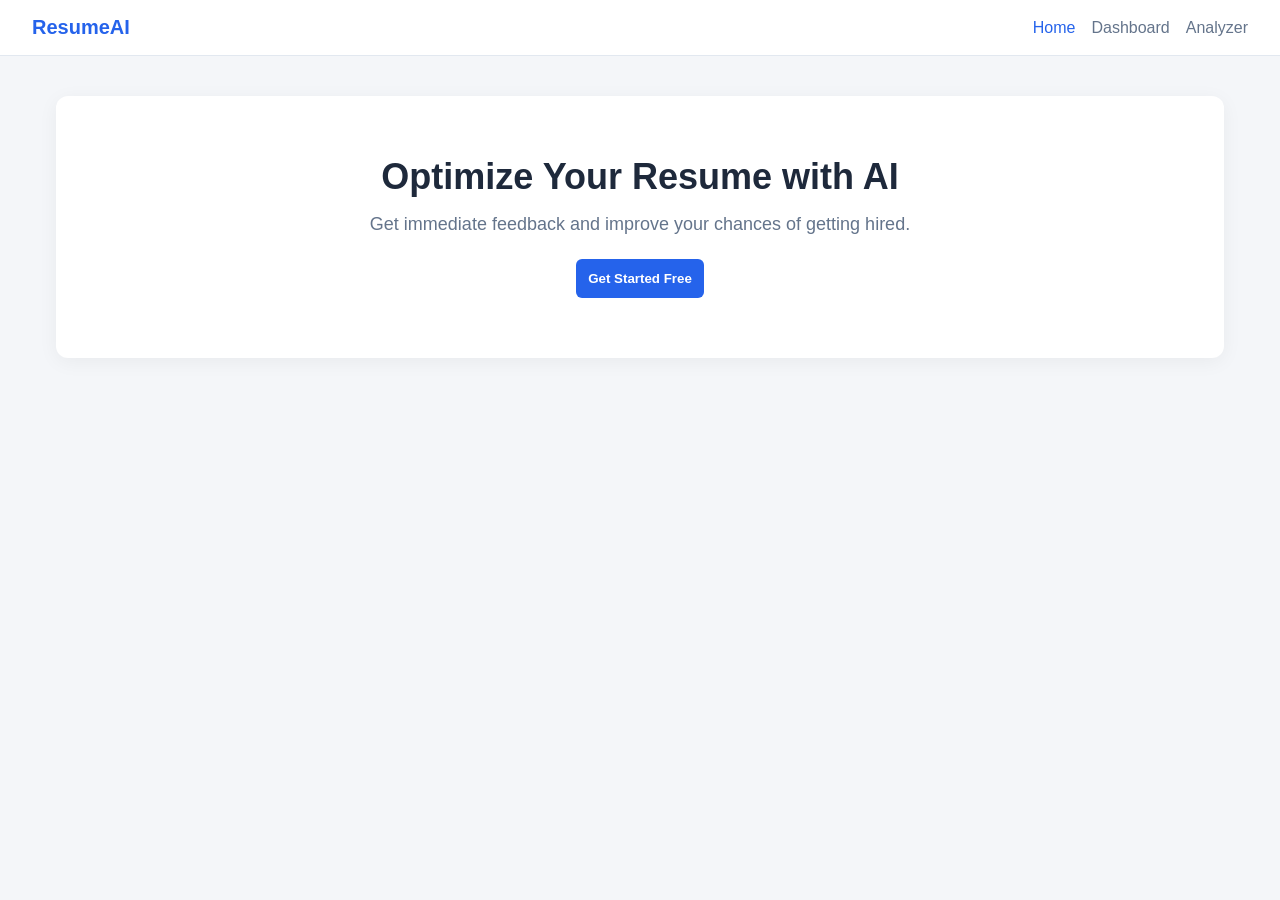
<file: index.html>
<!DOCTYPE html>
<html lang="en">
<head>
    <meta charset="UTF-8">
    <meta name="viewport" content="width=device-width, initial-scale=1.0">
    <title>Resume Analyzer & Dashboard</title>
    <style>
        * {
            box-sizing: border-box;
            margin: 0;
            padding: 0;
        }

        body {
            font-family: -apple-system, BlinkMacSystemFont, "Segoe UI", Roboto, sans-serif;
            background-color: #f4f6f9;
            color: #1e293b;
            min-height: 100vh;
        }

        /* Navigation Bar */
        .navbar {
            background: #ffffff;
            border-bottom: 1px solid #e2e8f0;
            padding: 16px 32px;
            display: flex;
            justify-content: space-between;
            align-items: center;
        }

        .navbar .logo {
            font-size: 20px;
            font-weight: 700;
            color: #2563eb;
            cursor: pointer;
        }

        .nav-links {
            display: flex;
            gap: 16px;
        }

        .nav-link {
            color: #64748b;
            text-decoration: none;
            font-weight: 500;
            cursor: pointer;
        }

        .nav-link:hover, .nav-link.active {
            color: #2563eb;
        }

        /* Main Container */
        .container {
            max-width: 1200px;
            margin: 40px auto;
            padding: 0 16px;
        }

        /* Views management */
        .view {
            display: none;
        }

        .view.active-view {
            display: block;
        }

        /* Landing Page Styling */
        .hero {
            text-align: center;
            padding: 60px 20px;
            background: white;
            border-radius: 12px;
            box-shadow: 0 4px 20px rgba(0, 0, 0, 0.05);
        }

        .hero h1 {
            font-size: 36px;
            margin-bottom: 16px;
        }

        .hero p {
            color: #64748b;
            font-size: 18px;
            margin-bottom: 24px;
        }

        /* Dashboard View Styling */
        .dashboard-grid {
            display: grid;
            grid-template-columns: repeat(auto-fit, minmax(280px, 1fr));
            gap: 20px;
            margin-top: 24px;
        }

        .dashboard-card {
            background: white;
            padding: 24px;
            border-radius: 12px;
            box-shadow: 0 2px 10px rgba(0,0,0,0.05);
        }

        /* Resume Upload Card Styling */
        .upload-wrapper {
            display: flex;
            justify-content: center;
            align-items: center;
            padding: 20px 0;
        }

        .upload-card {
            background: #ffffff;
            border-radius: 12px;
            padding: 32px;
            width: 100%;
            max-width: 480px;
            box-shadow: 0 4px 20px rgba(0, 0, 0, 0.08);
            text-align: center;
        }

        .drop-zone {
            border: 2px dashed #cbd5e1;
            border-radius: 8px;
            padding: 32px 16px;
            background: #fafafa;
            cursor: pointer;
            transition: all 0.2s ease;
        }

        .drop-zone:hover, .drop-zone.dragover {
            border-color: #2563eb;
            background: #eff6ff;
        }

        .file-icon {
            font-size: 32px;
            margin-bottom: 8px;
        }

        .file-name {
            margin-top: 12px;
            color: #2563eb;
            font-weight: 600;
            font-size: 14px;
        }

        .btn {
            width: 100%;
            padding: 12px;
            border-radius: 6px;
            border: none;
            font-weight: 600;
            cursor: pointer;
            margin-top: 12px;
            display: flex;
            align-items: center;
            justify-content: center;
            gap: 8px;
            transition: background 0.2s;
        }

        .btn-primary {
            background-color: #2563eb;
            color: #ffffff;
        }

        .btn-primary:hover {
            background-color: #1d4ed8;
        }

        .btn-secondary {
            background-color: #ffffff;
            color: #1e293b;
            border: 1px solid #cbd5e1;
        }

        .btn-secondary:hover {
            background-color: #f8fafc;
        }

        .error-message {
            color: #dc2626;
            background-color: #fef2f2;
            border: 1px solid #fecaca;
            border-radius: 6px;
            padding: 10px;
            margin-top: 16px;
            font-size: 13px;
            display: none;
            text-align: left;
            word-break: break-word;
        }

        .back-link {
            display: inline-block;
            margin-top: 20px;
            color: #64748b;
            text-decoration: none;
            font-size: 14px;
            cursor: pointer;
        }

        .back-link:hover {
            color: #1e293b;
        }
    </style>
</head>
<body>

    <!-- Navigation Header -->
    <nav class="navbar">
        <div class="logo" onclick="switchView('landing-view')">ResumeAI</div>
        <div class="nav-links">
            <span class="nav-link active" onclick="switchView('landing-view')">Home</span>
            <span class="nav-link" onclick="switchView('dashboard-view')">Dashboard</span>
            <span class="nav-link" onclick="switchView('analyzer-view')">Analyzer</span>
        </div>
    </nav>

    <div class="container">
        
        <!-- 1. LANDING PAGE VIEW -->
        <section id="landing-view" class="view active-view">
            <div class="hero">
                <h1>Optimize Your Resume with AI</h1>
                <p>Get immediate feedback and improve your chances of getting hired.</p>
                <button class="btn btn-primary" style="width: auto; margin: 0 auto;" onclick="switchView('analyzer-view')">
                    Get Started Free
                </button>
            </div>
        </section>

        <!-- 2. DASHBOARD VIEW -->
        <section id="dashboard-view" class="view">
            <h2>User Dashboard</h2>
            <div class="dashboard-grid">
                <div class="dashboard-card">
                    <h3>Uploaded Resumes</h3>
                    <p style="font-size: 28px; font-weight: bold; margin-top: 8px;" id="resume-count">0</p>
                </div>
                <div class="dashboard-card">
                    <h3>Quick Actions</h3>
                    <button class="btn btn-primary" onclick="switchView('analyzer-view')">Analyze New Resume</button>
                </div>
            </div>
        </section>

        <!-- 3. RESUME ANALYZER VIEW -->
        <section id="analyzer-view" class="view">
            <div class="upload-wrapper">
                <div class="upload-card">
                    <div class="drop-zone" id="drop-zone" onclick="document.getElementById('file-input').click()">
                        <div class="file-icon">📄</div>
                        <h3>Upload your resume</h3>
                        <p style="color: #64748b; font-size: 13px;">Drag and drop or browse from your device</p>
                        <input type="file" id="file-input" accept=".pdf,.docx,.txt" style="display: none;">
                        <button type="button" class="btn btn-secondary" style="width: auto; margin: 12px auto 0;">Browse Files</button>
                        <div class="file-name" id="selected-file-name"></div>
                        <p style="color: #94a3b8; font-size: 12px; margin-top: 8px;">Supported formats: PDF, DOCX (Max 10MB)</p>
                    </div>

                    <button type="button" class="btn btn-primary" id="analyze-btn">
                        ⚡ Analyze My Resume
                    </button>
                    
                    <button type="button" class="btn btn-secondary" id="preview-btn">
                        👁 Preview Uploaded File
                    </button>

                    <div class="error-message" id="error-box"></div>

                    <a class="back-link" onclick="switchView('dashboard-view')">← Back to Dashboard</a>
                </div>
            </div>
        </section>

    </div>

    <script>
        // --- View Router ---
        function switchView(viewId) {
            document.querySelectorAll('.view').forEach(view => {
                view.classList.remove('active-view');
            });
            const activeView = document.getElementById(viewId);
            if (activeView) {
                activeView.classList.add('active-view');
            }
        }

        // --- Resume Upload Logic ---
        let selectedFile = null;

        const fileInput = document.getElementById('file-input');
        const fileNameDisplay = document.getElementById('selected-file-name');
        const errorBox = document.getElementById('error-box');
        const analyzeBtn = document.getElementById('analyze-btn');
        const previewBtn = document.getElementById('preview-btn');
        const dropZone = document.getElementById('drop-zone');

        // Drag and Drop Handling
        dropZone.addEventListener('dragover', (e) => {
            e.preventDefault();
            dropZone.classList.add('dragover');
        });

        dropZone.addEventListener('dragleave', () => {
            dropZone.classList.remove('dragover');
        });

        dropZone.addEventListener('drop', (e) => {
            e.preventDefault();
            dropZone.classList.remove('dragover');
            if (e.dataTransfer.files.length > 0) {
                handleFileSelect(e.dataTransfer.files[0]);
            }
        });

        fileInput.addEventListener('change', (e) => {
            if (e.target.files.length > 0) {
                handleFileSelect(e.target.files[0]);
            }
        });

        function handleFileSelect(file) {
            selectedFile = file;
            fileNameDisplay.textContent = selectedFile.name;
            hideError();
        }

        // Preview Function
        previewBtn.addEventListener('click', () => {
            if (!selectedFile) {
                showError("No file selected to preview.");
                return;
            }
            const fileURL = URL.createObjectURL(selectedFile);
            window.open(fileURL, '_blank');
        });

        // Analyze Request Handler
        analyzeBtn.addEventListener('click', async () => {
            if (!selectedFile) {
                showError("Please select or upload a resume file first.");
                return;
            }

            const formData = new FormData();
            formData.append("resume", selectedFile);

            hideError();
            analyzeBtn.disabled = true;
            analyzeBtn.textContent = "Analyzing...";

            try {
                // Send request to backend
                const response = await fetch('/api/analyze', { 
                    method: 'POST',
                    body: formData
                });

                const contentType = response.headers.get("content-type");
                
                // Safe handling of server error pages (405, 404, etc.)
                if (!response.ok) {
                    if (contentType && contentType.includes("text/html")) {
                        throw new Error(`Server error (${response.status}): The upload endpoint is currently unavailable or misconfigured on the backend server.`);
                    } else {
                        const errData = await response.json().catch(() => ({}));
                        throw new Error(errData.message || `Server error (${response.status})`);
                    }
                }

                const data = await response.json();
                alert("Analysis Complete!");
                
                // Update dashboard counter
                const countElem = document.getElementById('resume-count');
                countElem.textContent = parseInt(countElem.textContent) + 1;

            } catch (err) {
                showError(err.message);
            } finally {
                analyzeBtn.disabled = false;
                analyzeBtn.textContent = "⚡ Analyze My Resume";
            }
        });

        function showError(msg) {
            errorBox.textContent = `❌ ${msg}`;
            errorBox.style.display = 'block';
        }

        function hideError() {
            errorBox.style.display = 'none';
        }
    </script>
</body>
</html>
</file>
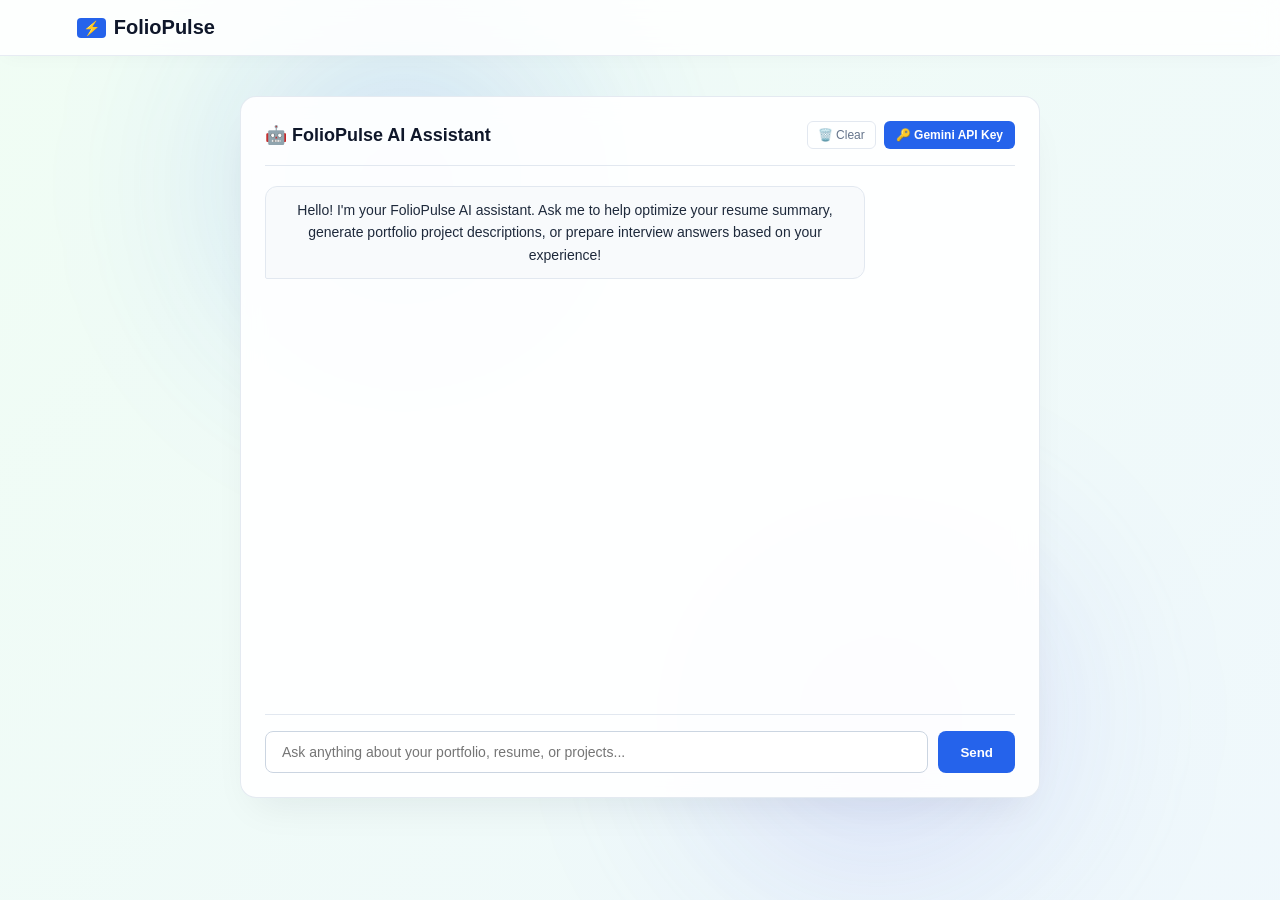
<file: chat.html>
<!DOCTYPE html>
<html lang="en">
<head>
    <meta charset="UTF-8">
    <meta name="viewport" content="width=device-width, initial-scale=1.0">
    <title>AI Chat Assistant - FolioPulse</title>
    <link rel="stylesheet" href="style.css">
    <style>
        .chat-wrapper {
            background: rgba(255, 255, 255, 0.92);
            border: 1px solid rgba(226, 232, 240, 0.9);
            border-radius: 16px;
            padding: 24px;
            max-width: 800px;
            height: 78vh;
            margin: 0 auto;
            display: flex;
            flex-direction: column;
            backdrop-filter: blur(12px);
            box-shadow: 0 20px 40px -15px rgba(15, 23, 42, 0.08);
        }

        .chat-header {
            display: flex;
            align-items: center;
            justify-content: space-between;
            padding-bottom: 16px;
            border-bottom: 1px solid #e2e8f0;
        }

        .chat-header h2 {
            font-size: 18px;
            color: #0f172a;
            display: flex;
            align-items: center;
            gap: 8px;
            margin: 0;
        }

        .chat-header-actions {
            display: flex;
            gap: 8px;
            align-items: center;
        }

        .api-key-btn {
            font-size: 12px;
            padding: 7px 12px;
            background: #2563eb;
            color: white;
            border: none;
            border-radius: 6px;
            cursor: pointer;
            font-weight: 600;
            transition: all 0.2s ease;
        }

        .api-key-btn:hover {
            background: #1d4ed8;
        }

        .clear-chat-btn {
            font-size: 12px;
            padding: 6px 10px;
            background: transparent;
            border: 1px solid #e2e8f0;
            border-radius: 6px;
            cursor: pointer;
            color: #64748b;
            transition: all 0.2s ease;
        }

        .clear-chat-btn:hover {
            background: #fee2e2;
            color: #dc2626;
            border-color: #fca5a5;
        }

        .chat-messages {
            flex: 1;
            overflow-y: auto;
            padding: 20px 0;
            display: flex;
            flex-direction: column;
            gap: 14px;
        }

        .message {
            max-width: 80%;
            padding: 12px 16px;
            border-radius: 12px;
            font-size: 14px;
            line-height: 1.6;
            word-wrap: break-word;
        }

        .message.user {
            align-self: flex-end;
            background-color: #2563eb;
            color: #ffffff;
            border-bottom-right-radius: 2px;
            white-space: pre-wrap;
        }

        .message.assistant {
            align-self: flex-start;
            background-color: #f8fafc;
            color: #1e293b;
            border-bottom-left-radius: 2px;
            border: 1px solid #e2e8f0;
        }

        .message.assistant p {
            margin: 0 0 8px 0;
        }

        .message.assistant p:last-child {
            margin-bottom: 0;
        }

        .message.assistant ul, .message.assistant ol {
            margin: 4px 0 8px 20px;
            padding: 0;
        }

        .message.assistant li {
            margin-bottom: 4px;
        }

        .message.assistant strong {
            color: #0f172a;
        }

        .message.assistant code {
            background: #e2e8f0;
            padding: 2px 6px;
            border-radius: 4px;
            font-family: monospace;
            font-size: 13px;
        }

        .message.assistant pre {
            background: #1e293b;
            color: #f8fafc;
            padding: 10px;
            border-radius: 6px;
            overflow-x: auto;
            margin: 8px 0;
        }

        .message.assistant pre code {
            background: transparent;
            color: inherit;
            padding: 0;
        }

        .message.error {
            background-color: #fef2f2;
            color: #b91c1c;
            border-color: #fecaca;
        }

        .message.loading {
            font-style: italic;
            color: #64748b;
        }

        .chat-input-area {
            display: flex;
            gap: 10px;
            padding-top: 16px;
            border-top: 1px solid #e2e8f0;
        }

        .chat-input-area input {
            flex: 1;
            padding: 12px 16px;
            border: 1px solid #cbd5e1;
            border-radius: 8px;
            font-size: 14px;
            outline: none;
            transition: border-color 0.2s;
        }

        .chat-input-area input:focus {
            border-color: #2563eb;
        }

        .chat-input-area button {
            padding: 12px 22px;
            background: #2563eb;
            color: white;
            border: none;
            border-radius: 8px;
            font-weight: 600;
            cursor: pointer;
            transition: background-color 0.2s;
        }

        .chat-input-area button:hover:not(:disabled) {
            background: #1d4ed8;
        }

        .chat-input-area button:disabled {
            background: #94a3b8;
            cursor: not-allowed;
        }
    </style>
</head>
<body>

    <div class="overlay"></div>

    <!-- NAVBAR -->
    <header class="navbar">
        <a href="index.html" class="logo">
            <span class="logo-badge">⚡</span> FolioPulse
        </a>

        <div class="nav-right">
            <div class="dropdown" id="user-dropdown">
                <button class="dropdown-btn" type="button" onclick="toggleDropdown(event)">
                    <div class="avatar" id="nav-user-avatar">👤</div>
                    <span id="nav-user-name">Menu</span>
                    <span class="chevron">▼</span>
                </button>
                <div class="dropdown-menu">
                    <a href="profile.html" class="dropdown-item">👤 Profile Settings</a>
                    <a href="portfolio.html" class="dropdown-item">📁 My Portfolios</a>
                    <a href="chat.html" class="dropdown-item">🤖 AI Chat Box</a>
                    <div class="dropdown-divider"></div>
                    <a href="index.html" class="dropdown-item logout-link" onclick="handleLogout(event)">🚪 Sign Out</a>
                </div>
            </div>
        </div>
    </header>

    <!-- MAIN CHAT CONTAINER -->
    <main class="container">
        <div class="chat-wrapper">
            <div class="chat-header">
                <h2>🤖 FolioPulse AI Assistant</h2>
                <div class="chat-header-actions">
                    <button class="clear-chat-btn" onclick="clearChat()" title="Clear Chat History">🗑️ Clear</button>
                    <button class="api-key-btn" onclick="promptApiKey()">🔑 Gemini API Key</button>
                </div>
            </div>

            <div class="chat-messages" id="chat-messages">
                <div class="message assistant">
                    Hello! I'm your FolioPulse AI assistant. Ask me to help optimize your resume summary, generate portfolio project descriptions, or prepare interview answers based on your experience!
                </div>
            </div>

            <form class="chat-input-area" onsubmit="sendMessage(event)">
                <input type="text" id="user-input" placeholder="Ask anything about your portfolio, resume, or projects..." autocomplete="off">
                <button type="submit" id="send-btn">Send</button>
            </form>
        </div>
    </main>

    <script>
        const chatMessages = document.getElementById("chat-messages");
        const userInput = document.getElementById("user-input");
        const sendBtn = document.getElementById("send-btn");

        let conversationHistory = [];

        window.addEventListener("DOMContentLoaded", () => {
            syncNavbarProfile();
            const key = localStorage.getItem("geminiApiKey");
            if (!key) {
                setTimeout(promptApiKey, 500);
            }
        });

        function toggleDropdown(event) {
            event.stopPropagation();
            document.getElementById("user-dropdown").classList.toggle("open");
        }

        document.addEventListener('click', (e) => {
            const dropdown = document.getElementById("user-dropdown");
            if (dropdown && !dropdown.contains(e.target)) {
                dropdown.classList.remove("open");
            }
        });

        function syncNavbarProfile() {
            let savedProfile = null;
            try {
                savedProfile = JSON.parse(localStorage.getItem("userProfile"));
            } catch (e) {
                savedProfile = null;
            }

            const navAvatar = document.getElementById("nav-user-avatar");
            const navName = document.getElementById("nav-user-name");

            if (savedProfile) {
                if (navName && savedProfile.firstName) {
                    navName.textContent = savedProfile.firstName;
                }
                if (navAvatar) {
                    if (savedProfile.avatar) {
                        navAvatar.style.backgroundImage = `url('${savedProfile.avatar}')`;
                        navAvatar.style.backgroundSize = "cover";
                        navAvatar.textContent = "";
                    } else {
                        const initials = ((savedProfile.firstName?.[0] || '') + (savedProfile.lastName?.[0] || '')).toUpperCase() || '👤';
                        navAvatar.textContent = initials;
                    }
                }
            }
        }

        function cleanToken(rawKey) {
            if (!rawKey) return "";
            return rawKey.trim().replace(/^["']|["']$/g, '');
        }

        function promptApiKey() {
            const currentKey = localStorage.getItem("geminiApiKey") || "";
            const key = prompt(
                "Paste your Google Gemini API Key below:",
                currentKey
            );

            if (key !== null) {
                const cleaned = cleanToken(key);
                if (cleaned !== "") {
                    localStorage.setItem("geminiApiKey", cleaned);
                    alert("✓ Gemini API Key saved successfully!");
                } else {
                    localStorage.removeItem("geminiApiKey");
                }
            }
        }

        function clearChat() {
            if (confirm("Are you sure you want to clear this conversation?")) {
                conversationHistory = [];
                chatMessages.innerHTML = `
                    <div class="message assistant">
                        Conversation cleared. How can I help you with your portfolio today?
                    </div>
                `;
            }
        }

        function formatMarkdown(text) {
            if (!text) return "";
            let html = text
                .replace(/&/g, "&amp;")
                .replace(/</g, "&lt;")
                .replace(/>/g, "&gt;")
                .replace(/```([\s\S]*?)```/g, '<pre><code>$1</code></pre>')
                .replace(/`([^`]+)`/g, '<code>$1</code>')
                .replace(/\*\*([^*]+)\*\*/g, '<strong>$1</strong>')
                .replace(/\*([^*]+)\*/g, '<em>$1</em>')
                .replace(/^\s*[-*]\s+(.*)$/gm, '<li>$1</li>')
                .replace(/\n\n+/g, '</p><p>')
                .replace(/\n/g, '<br>');

            html = html.replace(/(<li>.*<\/li>)/gs, '<ul>$1</ul>');
            return `<p>${html}</p>`;
        }

        function appendMessage(content, role, isHTML = false) {
            const msg = document.createElement("div");
            msg.className = `message ${role}`;
            if (isHTML) {
                msg.innerHTML = content;
            } else {
                msg.textContent = content;
            }
            chatMessages.appendChild(msg);
            chatMessages.scrollTop = chatMessages.scrollHeight;
            return msg;
        }

        // Executes API request using Gemini 2.0 Flash and newer models first
        async function executeGeminiRequest(key, contents) {
            const cleanKey = cleanToken(key);
            
            // Priority list: gemini-2.0-flash is the primary model for new Google AI Studio projects
            const models = [
                "gemini-2.0-flash",
                "gemini-2.0-flash-lite",
                "gemini-1.5-flash",
                "gemini-1.5-flash-latest",
                "gemini-2.5-flash",
                "gemini-1.5-pro",
                "gemini-pro"
            ];

            let lastError = null;

            for (const model of models) {
                try {
                    const endpoint = `https://generativelanguage.googleapis.com/v1beta/models/${model}:generateContent?key=${encodeURIComponent(cleanKey)}`;
                    
                    const response = await fetch(endpoint, {
                        method: "POST",
                        headers: {
                            "Content-Type": "application/json",
                            "x-goog-api-key": cleanKey
                        },
                        body: JSON.stringify({
                            contents: contents,
                            generationConfig: {
                                temperature: 0.7,
                                maxOutputTokens: 1000
                            }
                        })
                    });

                    const data = await response.json();

                    if (response.ok && data.candidates && data.candidates.length > 0) {
                        return data;
                    }

                    if (data.error) {
                        const errMsg = data.error.message || "";
                        if (data.error.code === 404 || errMsg.includes("not found") || errMsg.includes("not supported")) {
                            lastError = new Error(errMsg);
                            continue; // Try next model in list
                        } else {
                            throw new Error(errMsg);
                        }
                    }
                } catch (e) {
                    lastError = e;
                    if (e.message && !e.message.includes("not found") && !e.message.includes("not supported")) {
                        throw e;
                    }
                }
            }

            throw lastError || new Error("Unable to connect. Please check your Gemini API key.");
        }

        async function sendMessage(event) {
            event.preventDefault();
            const text = userInput.value.trim();
            const rawKey = localStorage.getItem("geminiApiKey");

            if (!text) return;

            if (!rawKey) {
                alert("Please add your Gemini API Key first.");
                promptApiKey();
                return;
            }

            const key = cleanToken(rawKey);

            appendMessage(text, "user");
            userInput.value = "";
            sendBtn.disabled = true;

            const loadingMsg = appendMessage("Thinking...", "assistant loading");

            try {
                let userProfile = {};
                let portfolioData = {};
                try {
                    userProfile = JSON.parse(localStorage.getItem("userProfile") || "{}");
                    portfolioData = JSON.parse(localStorage.getItem("portfolioData") || "{}");
                } catch(e) {}

                const contextInfo = JSON.stringify({
                    profile: userProfile,
                    resume_portfolio: portfolioData
                });

                const systemInstruction = `You are FolioPulse AI, an expert career advisor and portfolio builder assistant. Current User Profile & Portfolio Data: ${contextInfo}. Provide concise, actionable advice for portfolio improvement, tech skills, resume phrasing, and interview prep.`;

                conversationHistory.push({
                    role: "user",
                    parts: [{ text: text }]
                });

                const recentHistory = conversationHistory.slice(-8);
                const formattedContents = recentHistory.map((m, idx) => {
                    if (idx === 0 && m.role === "user") {
                        return {
                            role: "user",
                            parts: [{ text: `${systemInstruction}\n\nUser Question: ${m.parts[0].text}` }]
                        };
                    }
                    return {
                        role: m.role === "model" ? "model" : "user",
                        parts: m.parts
                    };
                });

                const data = await executeGeminiRequest(key, formattedContents);
                const replyText = data.candidates?.[0]?.content?.parts?.[0]?.text;

                if (replyText) {
                    loadingMsg.className = "message assistant";
                    loadingMsg.innerHTML = formatMarkdown(replyText);

                    conversationHistory.push({
                        role: "model",
                        parts: [{ text: replyText }]
                    });
                } else {
                    throw new Error("Received an empty response from Gemini.");
                }
            } catch (err) {
                console.error("Chat Error:", err);
                loadingMsg.className = "message assistant error";
                loadingMsg.innerHTML = `<strong>⚠️ Error:</strong> ${err.message}<br><small style="margin-top:6px;display:block;">Click <strong>"🔑 Gemini API Key"</strong> in the top right to verify your key.</small>`;
            } finally {
                sendBtn.disabled = false;
                userInput.focus();
                chatMessages.scrollTop = chatMessages.scrollHeight;
            }
        }

        function handleLogout(event) {
            event.preventDefault();
            localStorage.removeItem("isLoggedIn");
            localStorage.removeItem("userProfile");
            localStorage.removeItem("portfolioData");
            window.location.href = "index.html";
        }
    </script>
</body>
</html>
</file>
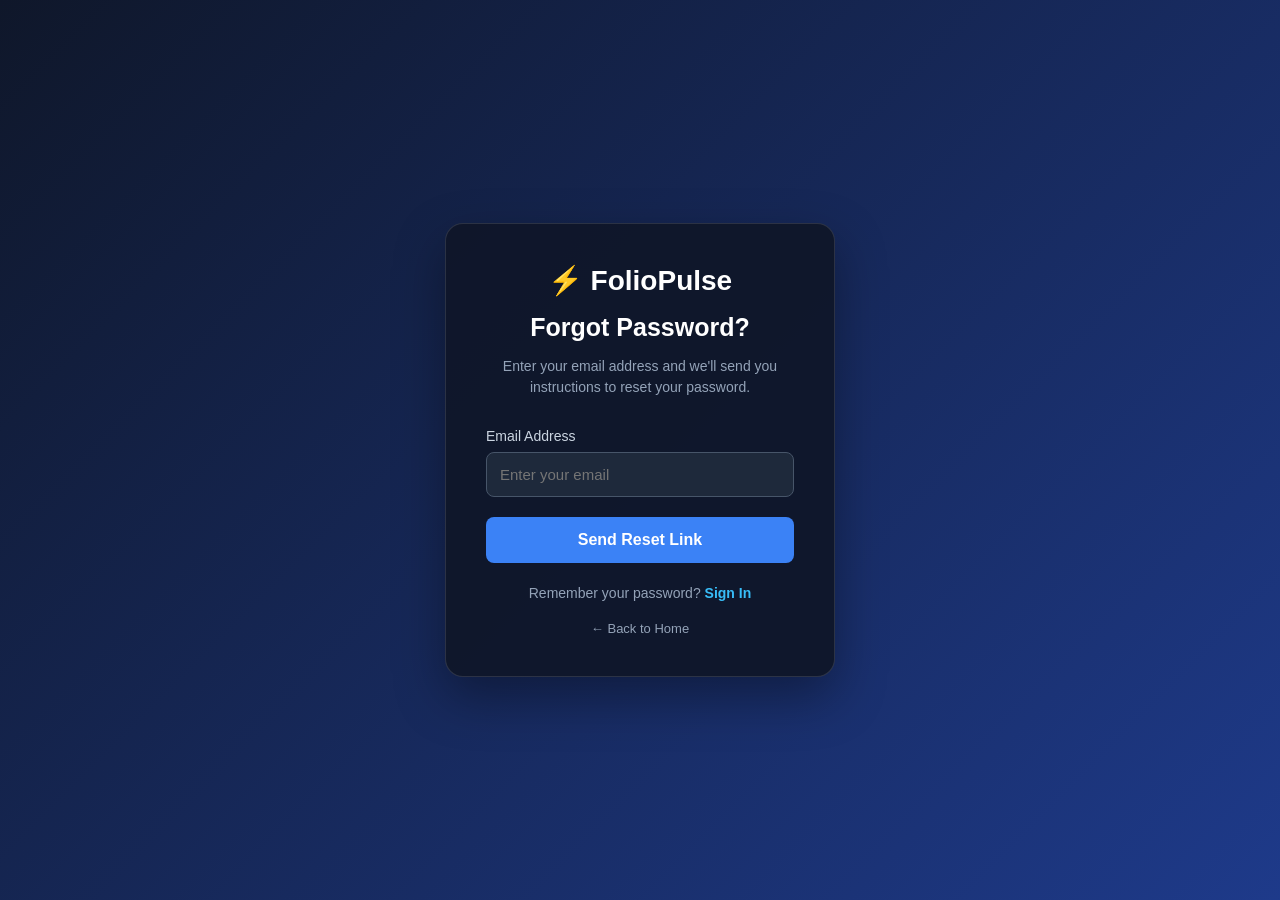
<file: forgot-password.html>
<!DOCTYPE html>
<html lang="en">

<head>
    <meta charset="UTF-8">
    <meta name="viewport" content="width=device-width, initial-scale=1.0">
    <title>Forgot Password | FolioPulse</title>

    <style>
        * {
            box-sizing: border-box;
        }

        body {
            margin: 0;
            min-height: 100vh;
            font-family: Arial, sans-serif;
            background: linear-gradient(135deg, #0f172a, #1e3a8a);
            color: white;
            display: flex;
            justify-content: center;
            align-items: center;
        }

        .container {
            width: 100%;
            max-width: 430px;
            padding: 20px;
        }

        .auth-card {
            background: rgba(15, 23, 42, 0.95);
            padding: 40px;
            border-radius: 18px;
            border: 1px solid rgba(255, 255, 255, 0.12);
            box-shadow: 0 20px 50px rgba(0, 0, 0, 0.35);
        }

        .logo {
            text-align: center;
            font-size: 28px;
            font-weight: bold;
            margin-bottom: 15px;
        }

        h1 {
            text-align: center;
            font-size: 25px;
            margin-bottom: 10px;
        }

        .subtitle {
            text-align: center;
            color: #94a3b8;
            margin-bottom: 30px;
            line-height: 1.5;
            font-size: 14px;
        }

        .form-group {
            margin-bottom: 20px;
        }

        label {
            display: block;
            margin-bottom: 8px;
            color: #cbd5e1;
            font-size: 14px;
        }

        input {
            width: 100%;
            padding: 13px;
            border: 1px solid #475569;
            border-radius: 8px;
            background: #1e293b;
            color: white;
            font-size: 15px;
            outline: none;
            transition: border-color 0.2s ease;
        }

        input:focus {
            border-color: #38bdf8;
        }

        button {
            width: 100%;
            padding: 14px;
            border: none;
            border-radius: 8px;
            background: #3b82f6;
            color: white;
            font-size: 16px;
            font-weight: bold;
            cursor: pointer;
            transition: background 0.2s ease;
        }

        button:hover {
            background: #2563eb;
        }

        .success-banner {
            display: none;
            background: rgba(16, 185, 129, 0.15);
            border: 1px solid #10b981;
            color: #6ee7b7;
            padding: 15px;
            border-radius: 8px;
            text-align: center;
            font-size: 14px;
            margin-bottom: 20px;
            line-height: 1.4;
        }

        .bottom {
            text-align: center;
            margin-top: 22px;
            color: #94a3b8;
            font-size: 14px;
        }

        a {
            color: #38bdf8;
            text-decoration: none;
            font-weight: bold;
        }

        a:hover {
            text-decoration: underline;
        }

        .back-home {
            display: block;
            text-align: center;
            margin-top: 20px;
            color: #94a3b8;
            font-size: 13px;
            font-weight: normal;
            transition: color 0.2s ease;
        }

        .back-home:hover {
            color: #ffffff;
            text-decoration: none;
        }
    </style>
</head>

<body>

    <div class="container">
        <div class="auth-card">

            <div class="logo">⚡ FolioPulse</div>

            <h1>Forgot Password?</h1>

            <p class="subtitle">
                Enter your email address and we'll send you instructions to reset your password.
            </p>

            <div id="success-banner" class="success-banner">
                Password reset link has been sent to your email address!
            </div>

            <form id="reset-form" onsubmit="handleReset(event)">
                <div class="form-group">
                    <label for="email">Email Address</label>
                    <input
                        type="email"
                        id="email"
                        placeholder="Enter your email"
                        required
                    >
                </div>

                <button type="submit">
                    Send Reset Link
                </button>
            </form>

            <div class="bottom">
                Remember your password?
                <a href="signin.html">Sign In</a>

                <a href="index.html" class="back-home">← Back to Home</a>
            </div>

        </div>
    </div>

    <script>
        function handleReset(event) {
            event.preventDefault();
            const form = document.getElementById('reset-form');
            const banner = document.getElementById('success-banner');
            
            form.style.display = 'none';
            banner.style.display = 'block';
        }
    </script>

</body>
</html>
</file>
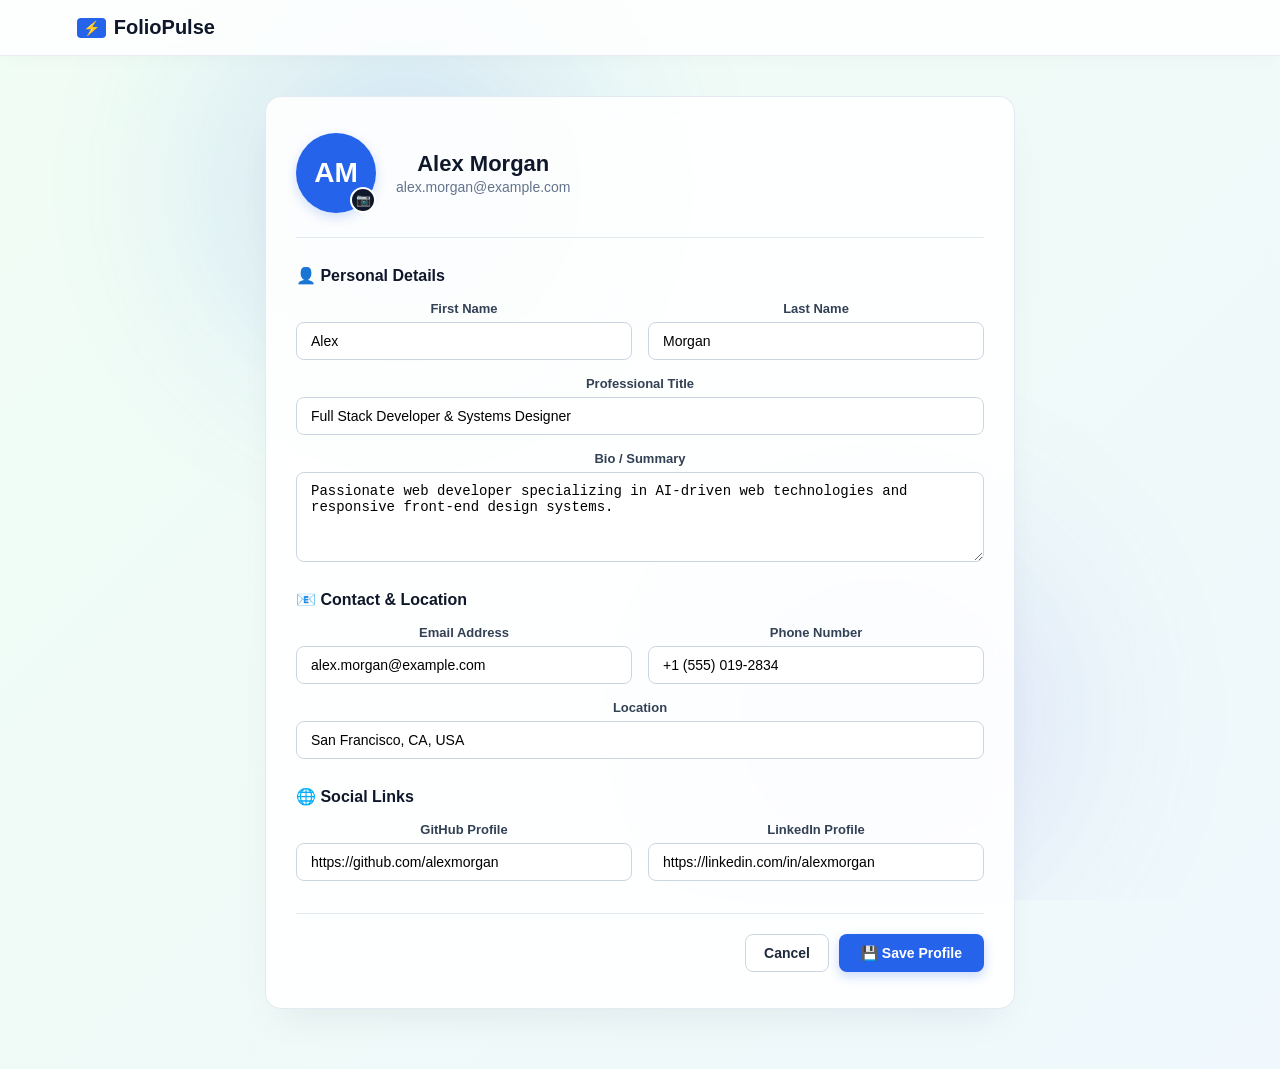
<file: profile.html>
<!DOCTYPE html>
<html lang="en">
<head>
    <meta charset="UTF-8">
    <meta name="viewport" content="width=device-width, initial-scale=1.0">
    <title>Profile Settings - FolioPulse</title>
    <link rel="stylesheet" href="style.css">
    <style>
        .profile-wrapper {
            background: rgba(255, 255, 255, 0.9);
            border: 1px solid rgba(226, 232, 240, 0.9);
            border-radius: 16px;
            padding: 36px 30px;
            max-width: 750px;
            margin: 0 auto;
            backdrop-filter: blur(12px);
            -webkit-backdrop-filter: blur(12px);
            box-shadow: 0 20px 40px -15px rgba(15, 23, 42, 0.08);
        }

        .profile-card-header {
            display: flex;
            align-items: center;
            gap: 20px;
            padding-bottom: 24px;
            border-bottom: 1px solid #e2e8f0;
            margin-bottom: 28px;
        }

        .avatar-upload-group {
            position: relative;
            cursor: pointer;
        }

        .avatar-preview {
            width: 80px;
            height: 80px;
            border-radius: 50%;
            background: #2563eb;
            color: #ffffff;
            font-size: 28px;
            font-weight: 700;
            display: flex;
            align-items: center;
            justify-content: center;
            box-shadow: 0 4px 12px rgba(37, 99, 235, 0.2);
            transition: opacity 0.2s ease;
            overflow: hidden;
        }

        .avatar-upload-group:hover .avatar-preview {
            opacity: 0.85;
        }

        .avatar-badge {
            position: absolute;
            bottom: 0;
            right: 0;
            background: #0f172a;
            color: #ffffff;
            border-radius: 50%;
            width: 26px;
            height: 26px;
            display: flex;
            align-items: center;
            justify-content: center;
            font-size: 12px;
            border: 2px solid #ffffff;
        }

        .user-title-group h2 {
            font-size: 22px;
            font-weight: 700;
            color: #0f172a;
            margin-bottom: 2px;
        }

        .user-title-group p {
            color: #64748b;
            font-size: 14px;
        }

        .form-section {
            margin-bottom: 28px;
        }

        .form-section-title {
            font-size: 16px;
            font-weight: 700;
            color: #0f172a;
            margin-bottom: 16px;
            display: flex;
            align-items: center;
            gap: 8px;
        }

        .form-grid {
            display: grid;
            grid-template-columns: 1fr 1fr;
            gap: 16px;
        }

        .form-group {
            display: flex;
            flex-direction: column;
            gap: 6px;
        }

        .form-group.full-width {
            grid-column: span 2;
        }

        .form-group label {
            font-size: 13px;
            font-weight: 600;
            color: #334155;
        }

        .form-group input,
        .form-group textarea {
            padding: 10px 14px;
            border: 1px solid #cbd5e1;
            border-radius: 8px;
            font-size: 14px;
            outline: none;
            transition: border-color 0.2s ease, box-shadow 0.2s ease;
            background: #ffffff;
        }

        .form-group input:focus,
        .form-group textarea:focus {
            border-color: #2563eb;
            box-shadow: 0 0 0 3px rgba(37, 99, 235, 0.15);
        }

        .form-group textarea {
            resize: vertical;
            min-height: 90px;
        }

        .action-bar {
            display: flex;
            align-items: center;
            justify-content: space-between;
            margin-top: 32px;
            padding-top: 20px;
            border-top: 1px solid #e2e8f0;
            gap: 12px;
        }

        #save-status {
            font-size: 14px;
            font-weight: 600;
            color: #059669;
        }

        @media (max-width: 640px) {
            .profile-wrapper { padding: 24px 16px; }
            .form-grid { grid-template-columns: 1fr; }
            .form-group.full-width { grid-column: span 1; }
            .profile-card-header { flex-direction: column; align-items: flex-start; gap: 12px; }
        }
    </style>
</head>
<body>

    <div class="overlay"></div>

    <!-- Header Navigation Bar -->
    <header class="navbar">
        <a href="index.html" class="logo">
            <span class="logo-badge">⚡</span> FolioPulse
        </a>

        <div class="nav-right">
            <div class="dropdown" id="user-dropdown">
                <button class="dropdown-btn" type="button" onclick="toggleDropdown(event)">
                    <div class="avatar" id="nav-user-avatar">AM</div>
                    <span id="nav-user-name">Profile</span>
                    <span class="chevron">▼</span>
                </button>
                <div class="dropdown-menu">
                    <a href="profile.html" class="dropdown-item">
                        <span class="item-icon">👤</span> Profile Settings
                    </a>
                    <a href="portfolio.html" class="dropdown-item">
                        <span class="item-icon">📁</span> My Portfolios
                    </a>
                    <a href="chat.html" class="dropdown-item">
                        <span class="item-icon">🤖</span> AI Chat Box
                    </a>
                    <div class="dropdown-divider"></div>
                    <a href="index.html" class="dropdown-item logout-link" onclick="handleLogout(event)">
                        <span class="item-icon">🚪</span> Sign Out
                    </a>
                </div>
            </div>
        </div>
    </header>

    <main class="container">
        <div class="profile-wrapper">
            
            <!-- User Header & Avatar -->
            <div class="profile-card-header">
                <div class="avatar-upload-group" onclick="document.getElementById('avatar-input').click()">
                    <div class="avatar-preview" id="avatar-display">AM</div>
                    <div class="avatar-badge">📷</div>
                    <input type="file" id="avatar-input" accept="image/*" style="display: none;" onchange="previewAvatar(event)">
                </div>
                <div class="user-title-group">
                    <h2 id="header-name">Alex Morgan</h2>
                    <p id="header-email">alex.morgan@example.com</p>
                </div>
            </div>

            <form id="profile-form" onsubmit="saveProfileDetails(event)">
                
                <!-- Personal Details Section -->
                <div class="form-section">
                    <div class="form-section-title">👤 Personal Details</div>
                    <div class="form-grid">
                        <div class="form-group">
                            <label for="first-name">First Name</label>
                            <input type="text" id="first-name" value="Alex" required oninput="updateHeader()">
                        </div>
                        <div class="form-group">
                            <label for="last-name">Last Name</label>
                            <input type="text" id="last-name" value="Morgan" required oninput="updateHeader()">
                        </div>
                        <div class="form-group full-width">
                            <label for="job-title">Professional Title</label>
                            <input type="text" id="job-title" value="Full Stack Developer & Systems Designer">
                        </div>
                        <div class="form-group full-width">
                            <label for="bio">Bio / Summary</label>
                            <textarea id="bio">Passionate web developer specializing in AI-driven web technologies and responsive front-end design systems.</textarea>
                        </div>
                    </div>
                </div>

                <!-- Contact Info Section -->
                <div class="form-section">
                    <div class="form-section-title">📧 Contact & Location</div>
                    <div class="form-grid">
                        <div class="form-group">
                            <label for="email">Email Address</label>
                            <input type="email" id="email" value="alex.morgan@example.com" required oninput="updateHeader()">
                        </div>
                        <div class="form-group">
                            <label for="phone">Phone Number</label>
                            <input type="tel" id="phone" value="+1 (555) 019-2834">
                        </div>
                        <div class="form-group full-width">
                            <label for="location">Location</label>
                            <input type="text" id="location" value="San Francisco, CA, USA">
                        </div>
                    </div>
                </div>

                <!-- Social Profiles Section -->
                <div class="form-section">
                    <div class="form-section-title">🌐 Social Links</div>
                    <div class="form-grid">
                        <div class="form-group">
                            <label for="github">GitHub Profile</label>
                            <input type="url" id="github" value="https://github.com/alexmorgan">
                        </div>
                        <div class="form-group">
                            <label for="linkedin">LinkedIn Profile</label>
                            <input type="url" id="linkedin" value="https://linkedin.com/in/alexmorgan">
                        </div>
                    </div>
                </div>

                <!-- Actions Bar -->
                <div class="action-bar">
                    <span id="save-status"></span>
                    <div style="display: flex; gap: 10px;">
                        <a href="index.html?authenticated=true" class="btn-secondary" style="padding: 10px 18px; font-size: 14px; text-decoration: none;">
                            Cancel
                        </a>
                        <button type="submit" class="btn-primary" style="padding: 10px 22px; font-size: 14px;">
                            💾 Save Profile
                        </button>
                    </div>
                </div>

            </form>

        </div>
    </main>

    <script>
        let avatarBase64 = "";

        // Dropdown toggle logic
        function toggleDropdown(event) {
            event.stopPropagation();
            document.getElementById("user-dropdown").classList.toggle("open");
        }

        document.addEventListener('click', (e) => {
            const dropdown = document.getElementById("user-dropdown");
            if (dropdown && !dropdown.contains(e.target)) {
                dropdown.classList.remove("open");
            }
        });

        // Load profile and sync navbar on startup
        window.addEventListener("DOMContentLoaded", () => {
            loadProfileDetails();
            syncNavbarProfile();
        });

        // Sync Navbar elements with LocalStorage
        function syncNavbarProfile() {
            const savedProfile = JSON.parse(localStorage.getItem("userProfile"));
            const navAvatar = document.getElementById("nav-user-avatar");
            const navName = document.getElementById("nav-user-name");

            if (savedProfile) {
                if (navName && savedProfile.firstName) {
                    navName.textContent = savedProfile.firstName;
                }

                if (navAvatar) {
                    if (savedProfile.avatar) {
                        navAvatar.style.backgroundImage = `url('${savedProfile.avatar}')`;
                        navAvatar.style.backgroundSize = "cover";
                        navAvatar.style.backgroundPosition = "center";
                        navAvatar.textContent = "";
                    } else {
                        const initials = ((savedProfile.firstName?.[0] || '') + (savedProfile.lastName?.[0] || '')).toUpperCase() || '👤';
                        navAvatar.style.backgroundImage = "none";
                        navAvatar.textContent = initials;
                    }
                }
            }
        }

        // Read LocalStorage into inputs
        function loadProfileDetails() {
            const savedProfile = JSON.parse(localStorage.getItem("userProfile")) || {};

            if (savedProfile.firstName) document.getElementById("first-name").value = savedProfile.firstName;
            if (savedProfile.lastName) document.getElementById("last-name").value = savedProfile.lastName;
            if (savedProfile.jobTitle) document.getElementById("job-title").value = savedProfile.jobTitle;
            if (savedProfile.bio) document.getElementById("bio").value = savedProfile.bio;
            if (savedProfile.email) document.getElementById("email").value = savedProfile.email;
            if (savedProfile.phone) document.getElementById("phone").value = savedProfile.phone;
            if (savedProfile.location) document.getElementById("location").value = savedProfile.location;
            if (savedProfile.github) document.getElementById("github").value = savedProfile.github;
            if (savedProfile.linkedin) document.getElementById("linkedin").value = savedProfile.linkedin;
            
            if (savedProfile.avatar) {
                avatarBase64 = savedProfile.avatar;
                const avatarDisplay = document.getElementById("avatar-display");
                avatarDisplay.style.backgroundImage = `url('${savedProfile.avatar}')`;
                avatarDisplay.style.backgroundSize = "cover";
                avatarDisplay.style.backgroundPosition = "center";
                avatarDisplay.textContent = "";
            }

            updateHeader();
        }

        // Dynamic header live updates
        function updateHeader() {
            const firstName = document.getElementById('first-name').value;
            const lastName = document.getElementById('last-name').value;
            const email = document.getElementById('email').value;

            document.getElementById('header-name').textContent = `${firstName} ${lastName}`.trim() || "User Name";
            document.getElementById('header-email').textContent = email || "user@example.com";
            
            const initials = ((firstName[0] || '') + (lastName[0] || '')).toUpperCase() || '👤';
            if (!avatarBase64) {
                const avatarDisplay = document.getElementById('avatar-display');
                avatarDisplay.style.backgroundImage = "none";
                avatarDisplay.textContent = initials;
            }
        }

        // Preview avatar image & convert to base64
        function previewAvatar(event) {
            const file = event.target.files[0];
            if (file) {
                const reader = new FileReader();
                reader.onload = function (e) {
                    avatarBase64 = e.target.result;
                    const avatarDisplay = document.getElementById('avatar-display');
                    avatarDisplay.style.backgroundImage = `url('${avatarBase64}')`;
                    avatarDisplay.style.backgroundSize = 'cover';
                    avatarDisplay.style.backgroundPosition = 'center';
                    avatarDisplay.textContent = '';
                };
                reader.readAsDataURL(file);
            }
        }

        // Save profile object into LocalStorage
        function saveProfileDetails(event) {
            event.preventDefault();

            const profileData = {
                firstName: document.getElementById('first-name').value,
                lastName: document.getElementById('last-name').value,
                jobTitle: document.getElementById('job-title').value,
                bio: document.getElementById('bio').value,
                email: document.getElementById('email').value,
                phone: document.getElementById('phone').value,
                location: document.getElementById('location').value,
                github: document.getElementById('github').value,
                linkedin: document.getElementById('linkedin').value,
                avatar: avatarBase64
            };

            localStorage.setItem("userProfile", JSON.stringify(profileData));

            // Sync the top navigation bar immediately
            syncNavbarProfile();

            const saveStatus = document.getElementById('save-status');
            saveStatus.textContent = "✓ Profile saved to LocalStorage!";
            saveStatus.style.color = "#059669";

            setTimeout(() => {
                saveStatus.textContent = "";
            }, 3000);
        }

        function handleLogout(event) {
            event.preventDefault();
            localStorage.removeItem("userProfile");
            window.location.href = "index.html";
        }
    </script>
</body>
</html>
</file>
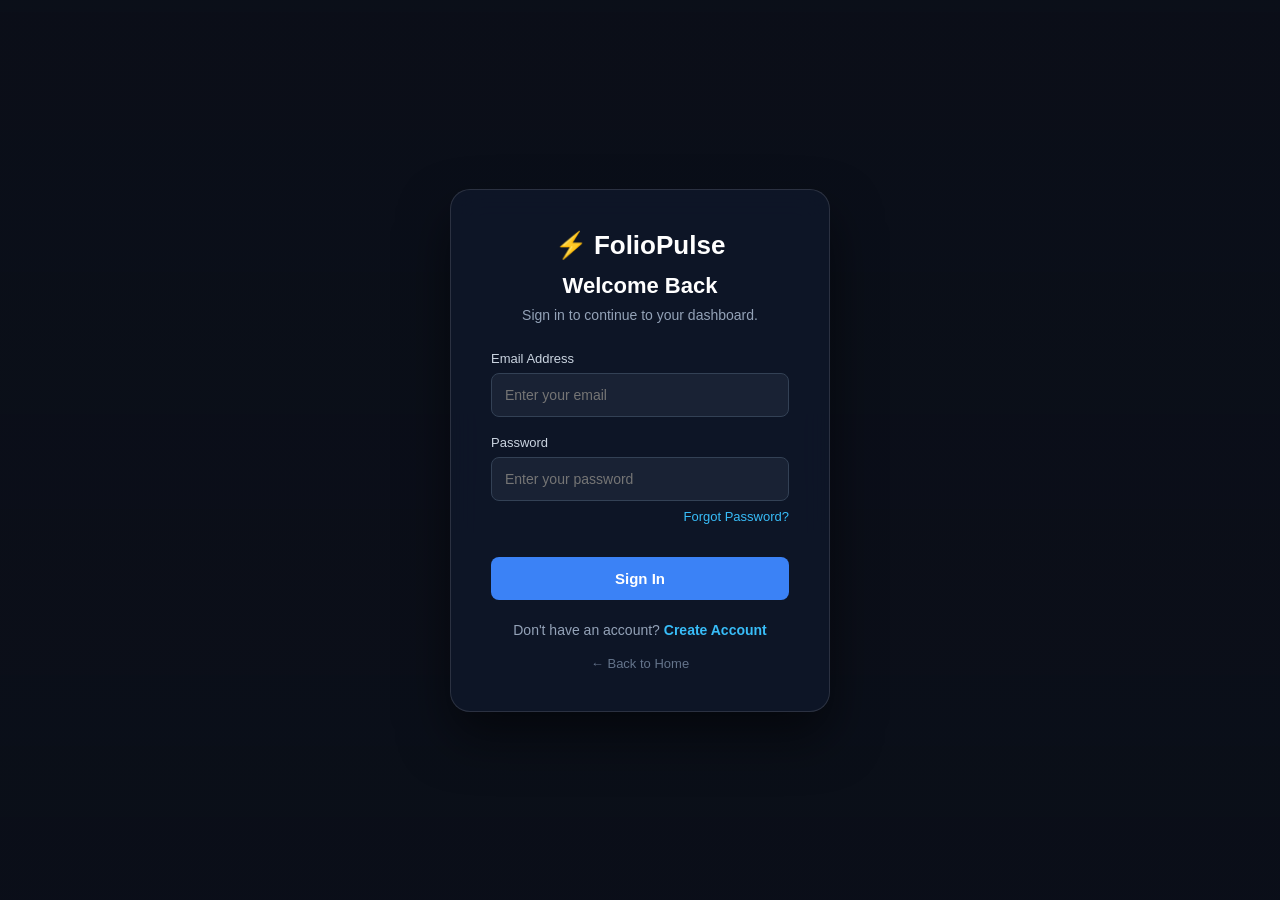
<file: signin.html>
<!DOCTYPE html>
<html lang="en">
<head>
    <meta charset="UTF-8">
    <meta name="viewport" content="width=device-width, initial-scale=1.0">
    <title>Sign In | FolioPulse</title>
    <style>
        * { box-sizing: border-box; margin: 0; padding: 0; }

        body {
            font-family: 'Segoe UI', Tahoma, Geneva, Verdana, sans-serif;
            background-color: #0b0f19;
            color: white;
            min-height: 100vh;
            display: flex;
            justify-content: center;
            align-items: center;
            position: relative;
            overflow: hidden;
        }

        /* Shared Office Graphic Background */
        .office-bg {
            position: fixed;
            inset: 0;
            z-index: 0;
            background: 
                linear-gradient(to bottom, rgba(11, 15, 25, 0.8), rgba(11, 15, 25, 0.95)),
                url('https://images.unsplash.com/photo-1497366216548-37526070297c?auto=format&fit=crop&w=1920&q=80') center/cover no-repeat;
            pointer-events: none;
        }

        .auth-container {
            position: relative;
            z-index: 10;
            width: 100%;
            max-width: 420px;
            padding: 20px;
        }

        .auth-card {
            background: rgba(15, 23, 42, 0.85);
            padding: 40px;
            border-radius: 20px;
            border: 1px solid rgba(255, 255, 255, 0.12);
            box-shadow: 0 25px 50px rgba(0, 0, 0, 0.5);
            backdrop-filter: blur(16px);
        }

        .logo { text-align: center; font-size: 26px; font-weight: bold; margin-bottom: 12px; }
        h2 { text-align: center; margin-bottom: 8px; font-size: 22px; }
        .subtitle { text-align: center; color: #94a3b8; margin-bottom: 28px; font-size: 14px; }
        
        .form-group { margin-bottom: 18px; }
        label { display: block; margin-bottom: 7px; font-size: 13px; color: #cbd5e1; }
        
        input {
            width: 100%;
            padding: 13px;
            border-radius: 8px;
            border: 1px solid #334155;
            background: rgba(30, 41, 59, 0.7);
            color: white;
            font-size: 14px;
            outline: none;
            transition: border-color 0.2s;
        }

        input:focus { border-color: #38bdf8; }

        .forgot-link {
            display: block;
            text-align: right;
            margin-top: 8px;
            color: #38bdf8;
            text-decoration: none;
            font-size: 13px;
        }

        .forgot-link:hover { text-decoration: underline; }

        .submit-btn {
            width: 100%;
            padding: 13px;
            margin-top: 15px;
            border: none;
            border-radius: 8px;
            background: #3b82f6;
            color: white;
            font-size: 15px;
            font-weight: bold;
            cursor: pointer;
            transition: background 0.2s;
        }

        .submit-btn:hover { background: #2563eb; }

        .switch-text { text-align: center; margin-top: 22px; color: #94a3b8; font-size: 14px; }
        .switch-text a { color: #38bdf8; text-decoration: none; font-weight: 600; }
        .back-home { display: block; text-align: center; margin-top: 18px; color: #64748b; font-size: 13px; text-decoration: none; }
        .back-home:hover { color: #94a3b8; }
    </style>
</head>
<body>

    <div class="office-bg"></div>

    <div class="auth-container">
        <div class="auth-card">
            <div class="logo">⚡ FolioPulse</div>
            <h2>Welcome Back</h2>
            <p class="subtitle">Sign in to continue to your dashboard.</p>

            <form onsubmit="handleSignIn(event)">
                <div class="form-group">
                    <label for="email">Email Address</label>
                    <input type="email" id="email" placeholder="Enter your email" required>
                </div>

                <div class="form-group">
                    <label for="password">Password</label>
                    <input type="password" id="password" placeholder="Enter your password" required>
                    <a href="forgot-password.html" class="forgot-link">Forgot Password?</a>
                </div>

                <button type="submit" class="submit-btn">Sign In</button>
            </form>

            <p class="switch-text">
                Don't have an account? <a href="signup.html">Create Account</a>
            </p>

            <a href="index.html" class="back-home">← Back to Home</a>
        </div>
    </div>

    <script>
        function handleSignIn(event) {
            event.preventDefault();
            // Redirects straight to the Dashboard view upon login
            window.location.href = "dashboard.html";
        }
    </script>
</body>
</html>
</file>
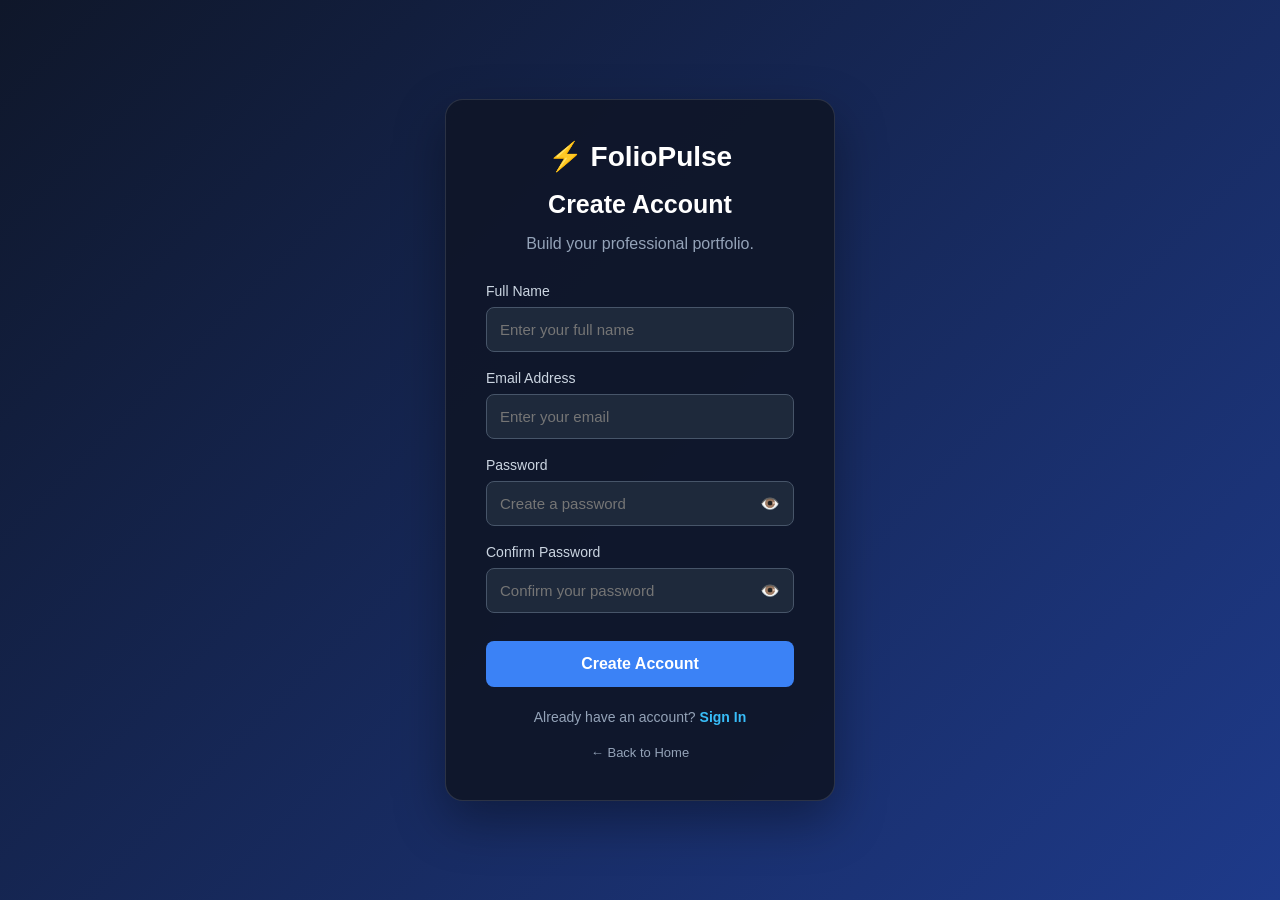
<file: signup.html>
<!DOCTYPE html>
<html lang="en">

<head>
    <meta charset="UTF-8">
    <meta name="viewport" content="width=device-width, initial-scale=1.0">
    <title>Create Account | FolioPulse</title>

    <style>
        * {
            box-sizing: border-box;
        }

        body {
            margin: 0;
            min-height: 100vh;
            font-family: Arial, sans-serif;
            background: linear-gradient(135deg, #0f172a, #1e3a8a);
            color: white;
            display: flex;
            justify-content: center;
            align-items: center;
        }

        .container {
            width: 100%;
            max-width: 430px;
            padding: 20px;
        }

        .auth-card {
            background: rgba(15, 23, 42, 0.95);
            padding: 40px;
            border-radius: 18px;
            border: 1px solid rgba(255, 255, 255, 0.12);
            box-shadow: 0 20px 50px rgba(0, 0, 0, 0.35);
        }

        .logo {
            text-align: center;
            font-size: 28px;
            font-weight: bold;
            margin-bottom: 15px;
        }

        h1 {
            text-align: center;
            font-size: 25px;
            margin-bottom: 10px;
        }

        .subtitle {
            text-align: center;
            color: #94a3b8;
            margin-bottom: 30px;
        }

        .form-group {
            margin-bottom: 18px;
        }

        label {
            display: block;
            margin-bottom: 8px;
            color: #cbd5e1;
            font-size: 14px;
        }

        input {
            width: 100%;
            padding: 13px;
            border: 1px solid #475569;
            border-radius: 8px;
            background: #1e293b;
            color: white;
            font-size: 15px;
            outline: none;
            transition: border-color 0.2s ease;
        }

        input:focus {
            border-color: #38bdf8;
        }

        .password-wrapper {
            position: relative;
        }

        .password-wrapper input {
            padding-right: 50px;
        }

        .toggle-password {
            position: absolute;
            right: 14px;
            top: 50%;
            transform: translateY(-50%);
            cursor: pointer;
            user-select: none;
        }

        button {
            width: 100%;
            padding: 14px;
            border: none;
            border-radius: 8px;
            background: #3b82f6;
            color: white;
            font-size: 16px;
            font-weight: bold;
            cursor: pointer;
            margin-top: 10px;
            transition: background 0.2s ease;
        }

        button:hover {
            background: #2563eb;
        }

        .bottom {
            text-align: center;
            margin-top: 22px;
            color: #94a3b8;
            font-size: 14px;
        }

        a {
            color: #38bdf8;
            text-decoration: none;
            font-weight: bold;
        }

        a:hover {
            text-decoration: underline;
        }

        .back-home {
            display: block;
            text-align: center;
            margin-top: 20px;
            color: #94a3b8;
            font-size: 13px;
            font-weight: normal;
            transition: color 0.2s ease;
        }

        .back-home:hover {
            color: #ffffff;
            text-decoration: none;
        }

        .error-message {
            color: #ef4444;
            font-size: 13px;
            margin-top: -10px;
            margin-bottom: 12px;
            display: none;
        }
    </style>
</head>

<body>

    <div class="container">
        <div class="auth-card">

            <div class="logo">⚡ FolioPulse</div>

            <h1>Create Account</h1>

            <p class="subtitle">Build your professional portfolio.</p>

            <form onsubmit="handleSignUp(event)">

                <div class="form-group">
                    <label for="fullname">Full Name</label>
                    <input type="text" id="fullname" placeholder="Enter your full name" required>
                </div>

                <div class="form-group">
                    <label for="email">Email Address</label>
                    <input type="email" id="email" placeholder="Enter your email" required>
                </div>

                <div class="form-group">
                    <label for="password">Password</label>
                    <div class="password-wrapper">
                        <input type="password" id="password" placeholder="Create a password" required>
                        <span class="toggle-password" onclick="togglePassword('password')" role="button" aria-label="Toggle password visibility">👁️</span>
                    </div>
                </div>

                <div class="form-group">
                    <label for="confirm-password">Confirm Password</label>
                    <div class="password-wrapper">
                        <input type="password" id="confirm-password" placeholder="Confirm your password" required>
                        <span class="toggle-password" onclick="togglePassword('confirm-password')" role="button" aria-label="Toggle confirm password visibility">👁️</span>
                    </div>
                </div>

                <div id="error-msg" class="error-message">Passwords do not match. Please try again.</div>

                <button type="submit">Create Account</button>

            </form>

            <div class="bottom">
                Already have an account?
                <a href="signin.html">Sign In</a>

                <a href="index.html" class="back-home">← Back to Home</a>
            </div>

        </div>
    </div>

    <script>
        function togglePassword(inputId) {
            const input = document.getElementById(inputId);
            input.type = input.type === "password" ? "text" : "password";
        }

        function handleSignUp(event) {
            event.preventDefault();

            const password = document.getElementById("password").value;
            const confirmPassword = document.getElementById("confirm-password").value;
            const errorMsg = document.getElementById("error-msg");

            if (password !== confirmPassword) {
                errorMsg.style.display = "block";
                return;
            }

            errorMsg.style.display = "none";
            localStorage.setItem("isLoggedIn", "true");
            window.location.href = "index.html";
        }
    </script>

</body>
</html>
</file>
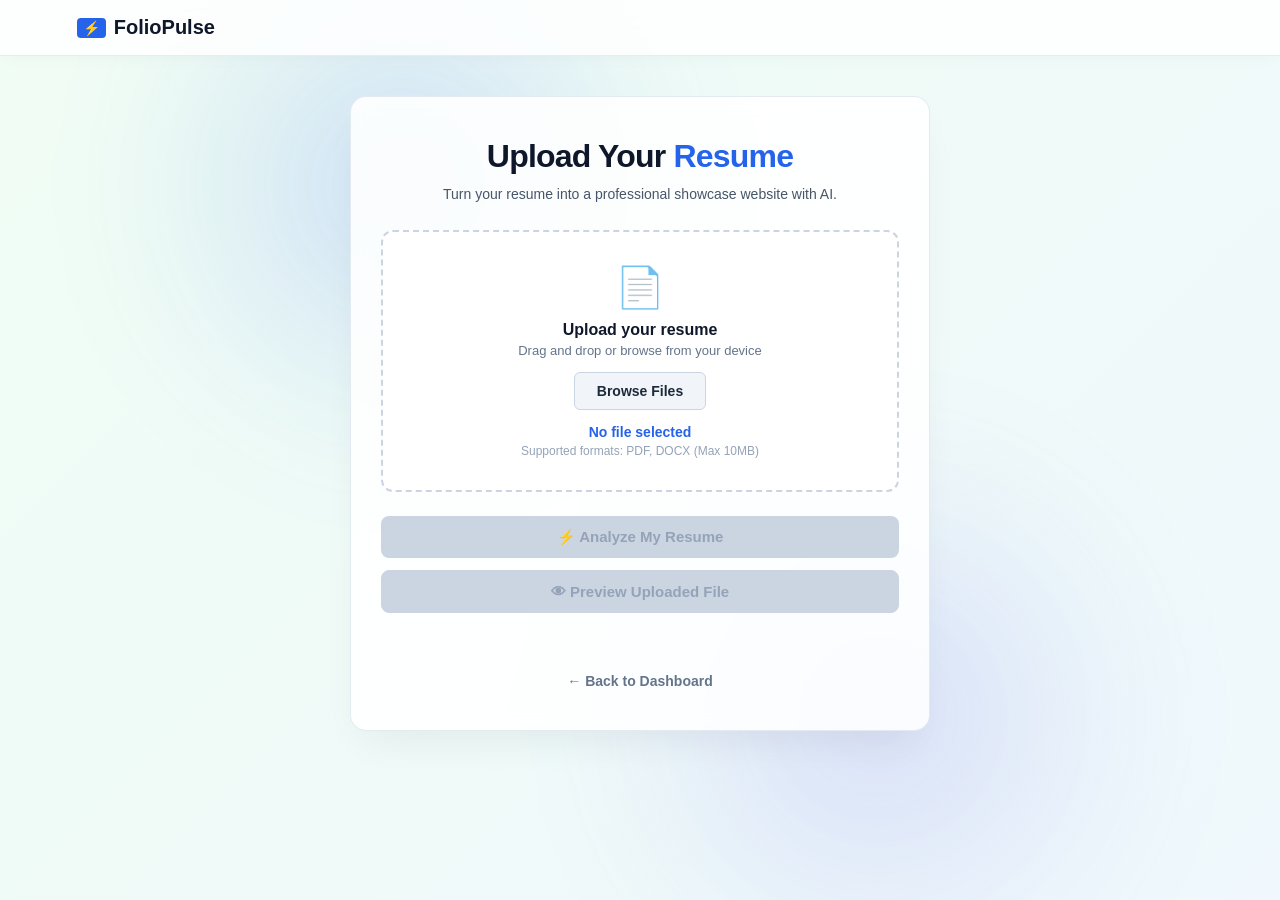
<file: upload_resume.html>
<!DOCTYPE html>
<html lang="en">

<head>
    <meta charset="UTF-8">
    <meta name="viewport" content="width=device-width, initial-scale=1.0">

    <title>Upload Resume - FolioPulse</title>

    <link rel="stylesheet" href="style.css">

    <style>
        .upload-wrapper {
            background: rgba(255, 255, 255, 0.88);
            border: 1px solid rgba(226, 232, 240, 0.9);
            border-radius: 16px;
            padding: 40px 30px;
            max-width: 580px;
            margin: 0 auto;

            backdrop-filter: blur(8px);
            -webkit-backdrop-filter: blur(8px);

            box-shadow: 0 20px 40px -15px rgba(15, 23, 42, 0.08);

            text-align: center;
        }

        .upload-card {
            background: #ffffff;
            border: 2px dashed #cbd5e1;
            border-radius: 12px;

            padding: 32px 20px;
            margin: 24px 0;

            transition: all 0.2s ease;
            cursor: pointer;
        }

        .upload-card.dragover {
            border-color: #2563eb;
            background-color: #eff6ff;
            transform: scale(1.01);
        }

        .upload-icon {
            font-size: 40px;
            margin-bottom: 10px;
            display: inline-block;
        }

        .choose-file-btn {
            display: inline-block;

            background-color: #f1f5f9;
            color: #1e293b;

            border: 1px solid #cbd5e1;

            padding: 10px 22px;

            border-radius: 6px;

            font-weight: 600;
            font-size: 14px;

            cursor: pointer;

            margin: 14px 0 8px 0;

            transition: all 0.2s ease;
        }

        .choose-file-btn:hover {
            background-color: #e2e8f0;
            border-color: #94a3b8;
        }

        #file-name {
            font-weight: 600;
            color: #2563eb;

            margin-top: 6px;

            font-size: 14px;

            word-break: break-all;
        }

        .file-types {
            font-size: 12px;
            color: #94a3b8;

            margin-top: 4px;
        }

        .action-buttons-group {
            display: flex;
            flex-direction: column;

            gap: 12px;

            width: 100%;
        }

        .action-buttons-group button {
            width: 100%;
            margin: 0;
        }

        .action-buttons-group button:disabled {
            background-color: #cbd5e1;
            border-color: #cbd5e1;

            color: #94a3b8;

            cursor: not-allowed;

            transform: none;

            box-shadow: none;
        }

        #status-message {
            margin-top: 16px;

            font-weight: 600;
            font-size: 14px;

            min-height: 20px;
        }

        .status-success {
            color: #059669;
        }

        .status-error {
            color: #dc2626;
        }

        .status-loading {
            color: #2563eb;
        }

        #result {
            text-align: left;
        }

        .portfolio-result h2 {
            color: #0f172a;
        }

        .portfolio-result h3 {
            color: #2563eb;

            font-size: 24px;

            margin-bottom: 8px;
        }

        .portfolio-result h4 {
            margin-top: 20px;

            color: #0f172a;
        }

        .skills-container {
            margin-top: 8px;
        }

        .skill-badge {
            display: inline-block;

            background: #eff6ff;

            color: #2563eb;

            padding: 7px 12px;

            margin: 4px;

            border-radius: 20px;

            font-size: 13px;

            font-weight: 600;
        }

        .project-card,
        .experience-card,
        .education-card {
            padding: 12px;

            margin: 8px 0;

            background: #f8fafc;

            border-radius: 8px;

            border: 1px solid #e2e8f0;
        }

        .link-item {
            word-break: break-all;
        }

        .back-link {
            display: inline-flex;

            align-items: center;

            gap: 6px;

            margin-top: 24px;

            color: #64748b;

            text-decoration: none;

            font-weight: 600;

            font-size: 14px;

            transition: color 0.2s ease;
        }

        .back-link:hover {
            color: #0f172a;
        }

        /* Layout Selection Grid */
        .layout-grid {
            display: grid;
            grid-template-columns: repeat(auto-fit, minmax(150px, 1fr));
            gap: 16px;
            margin-top: 16px;
        }

        .layout-card {
            border: 2px solid #e2e8f0;
            border-radius: 8px;
            padding: 12px;
            text-align: center;
            cursor: pointer;
            transition: all 0.2s ease;
        }

        .layout-card.selected {
            border-color: #2563eb;
            background-color: #eff6ff;
        }

        @media (max-width: 640px) {
            .upload-wrapper {
                padding: 24px 16px;
            }

            .upload-card {
                padding: 24px 14px;
            }
        }
    </style>
</head>

<body>

    <div class="overlay"></div>

    <!-- NAVBAR -->
    <header class="navbar">
        <a href="index.html" class="logo">
            <span class="logo-badge">⚡</span> FolioPulse
        </a>

        <div class="nav-right">
            <div class="dropdown" id="user-dropdown">
                <button class="dropdown-btn" type="button" onclick="toggleDropdown(event)">
                    <div class="avatar" id="nav-user-avatar">👤</div>
                    <span id="nav-user-name">Menu</span>
                    <span class="chevron">▼</span>
                </button>

                <div class="dropdown-menu">
                    <a href="profile.html" class="dropdown-item">
                        <span class="item-icon">👤</span> Profile
                    </a>
                    <a href="portfolio.html" class="dropdown-item">
                        <span class="item-icon">📁</span> My Portfolios
                    </a>
                    <a href="chat.html" class="dropdown-item">
                        <span class="item-icon">🤖</span> AI Chat Box
                    </a>
                    <div class="dropdown-divider"></div>
                    <a href="index.html" class="dropdown-item logout-link" onclick="logout(event)">
                        <span class="item-icon">🚪</span> Sign Out
                    </a>
                </div>
            </div>
        </div>
    </header>

    <!-- MAIN CONTENT -->
    <main class="container">
        <div class="upload-wrapper">
            <h1 class="hero-title" style="font-size: 32px; margin-bottom: 8px;">
                Upload Your <span>Resume</span>
            </h1>

            <p class="hero-subtitle" style="margin-bottom: 20px; font-size: 14px;">
                Turn your resume into a professional showcase website with AI.
            </p>

            <!-- UPLOAD AREA -->
            <div class="upload-card" id="drop-zone">
                <div class="upload-icon">📄</div>
                <h3 style="font-size: 16px; color: #0f172a; margin-bottom: 4px;">
                    Upload your resume
                </h3>
                <p style="font-size: 13px; color: #64748b;">
                    Drag and drop or browse from your device
                </p>

                <input type="file" id="resume" accept=".pdf,.docx,application/pdf,application/vnd.openxmlformats-officedocument.wordprocessingml.document" style="display: none;">

                <label for="resume" class="choose-file-btn">Browse Files</label>

                <p id="file-name">No file selected</p>
                <p class="file-types">Supported formats: PDF, DOCX (Max 10MB)</p>
            </div>

            <!-- ACTION BUTTONS -->
            <div class="action-buttons-group">
                <button type="button" id="analyze-button" class="btn-primary" disabled>
                    ⚡ Analyze My Resume
                </button>

                <!-- RESULT CONTAINER -->
                <div id="result" style="display: none; margin-top: 20px; padding: 20px; background: white; border-radius: 10px; color: black; border: 1px solid #e2e8f0;"></div>

                <!-- LAYOUT SELECTION SECTION -->
                <div id="layout-section" style="display: none; margin-top: 30px;">
                    <h2 style="color: #0f172a;">Choose Your Portfolio Layout</h2>
                    <p style="color: #64748b;">Select a design for your portfolio.</p>

                    <div class="layout-grid">
                        <div class="layout-card" data-layout="modern">
                            <h3>Modern</h3>
                            <p>Clean and professional</p>
                            <button type="button" class="layout-select-btn" data-layout="modern">Use This Layout</button>
                        </div>

                        <div class="layout-card" data-layout="minimal">
                            <h3>Minimal</h3>
                            <p>Simple and elegant</p>
                            <button type="button" class="layout-select-btn" data-layout="minimal">Use This Layout</button>
                        </div>

                        <div class="layout-card" data-layout="creative">
                            <h3>Creative</h3>
                            <p>Bold and visually rich</p>
                            <button type="button" class="layout-select-btn" data-layout="creative">Use This Layout</button>
                        </div>
                    </div>

                    <button type="button" id="generate-button" class="btn-primary" style="margin-top: 20px;">
                        🚀 Generate My Portfolio
                    </button>
                </div>

                <!-- PREVIEW BUTTON -->
                <button type="button" id="view-button" class="btn-secondary" disabled>
                    👁 Preview Uploaded File
                </button>
            </div>

            <!-- STATUS MESSAGE -->
            <p id="status-message"></p>

            <!-- BACK BUTTON -->
            <div>
                <a href="index.html?authenticated=true" class="back-link">
                    ← Back to Dashboard
                </a>
            </div>
        </div>
    </main>

    <!-- JAVASCRIPT -->
    <script>
        const resumeInput = document.getElementById("resume");
        const fileName = document.getElementById("file-name");
        const dropZone = document.getElementById("drop-zone");
        const analyzeButton = document.getElementById("analyze-button");
        const viewButton = document.getElementById("view-button");
        const statusMessage = document.getElementById("status-message");
        const resultContainer = document.getElementById("result");
        const layoutSection = document.getElementById("layout-section");

        function escapeHTML(str) {
            if (!str) return '';
            return String(str)
                .replace(/&/g, '&amp;')
                .replace(/</g, '&lt;')
                .replace(/>/g, '&gt;')
                .replace(/"/g, '&quot;')
                .replace(/'/g, '&#039;');
        }

        function validateFile(file) {
            if (!file) return false;
            const fileNameLower = file.name.toLowerCase();
            const isPDF = file.type === "application/pdf" || fileNameLower.endsWith(".pdf");
            const isDOCX = file.type === "application/vnd.openxmlformats-officedocument.wordprocessingml.document" || fileNameLower.endsWith(".docx");

            if (!isPDF && !isDOCX) {
                alert("Please upload a PDF or DOCX file.");
                return false;
            }

            if (file.size > 10 * 1024 * 1024) {
                alert("File size must be less than 10 MB.");
                return false;
            }

            return true;
        }

        resumeInput.addEventListener("change", function () {
            if (resumeInput.files && resumeInput.files.length > 0) {
                handleFileSelect(resumeInput.files[0]);
            }
        });

        function handleFileSelect(file) {
            if (!validateFile(file)) {
                resumeInput.value = "";
                analyzeButton.disabled = true;
                viewButton.disabled = true;
                fileName.textContent = "No file selected";
                return;
            }

            fileName.textContent = file.name;
            analyzeButton.disabled = false;
            viewButton.disabled = false;
            statusMessage.textContent = "";
            statusMessage.className = "";
            resultContainer.style.display = "none";
            layoutSection.style.display = "none";
        }

        ["dragenter", "dragover"].forEach(eventName => {
            dropZone.addEventListener(eventName, e => {
                e.preventDefault();
                e.stopPropagation();
                dropZone.classList.add("dragover");
            });
        });

        ["dragleave", "drop"].forEach(eventName => {
            dropZone.addEventListener(eventName, e => {
                e.preventDefault();
                e.stopPropagation();
                dropZone.classList.remove("dragover");
            });
        });

        dropZone.addEventListener("drop", e => {
            const files = e.dataTransfer.files;
            if (files && files.length > 0) {
                const file = files[0];
                const dataTransfer = new DataTransfer();
                dataTransfer.items.add(file);
                resumeInput.files = dataTransfer.files;
                handleFileSelect(file);
            }
        });

        dropZone.addEventListener("click", e => {
            if (e.target.tagName !== "LABEL") {
                resumeInput.click();
            }
        });

        viewButton.addEventListener("click", () => {
            const file = resumeInput.files[0];
            if (!file) {
                alert("Please select a resume first.");
                return;
            }
            const fileURL = URL.createObjectURL(file);
            window.open(fileURL, "_blank");
        });

        analyzeButton.addEventListener("click", analyzeResume);

        async function analyzeResume() {
            const file = resumeInput.files[0];
            if (!file || !validateFile(file)) return;

            analyzeButton.disabled = true;
            viewButton.disabled = true;
            analyzeButton.textContent = "⚡ Analyzing with AI...";
            statusMessage.textContent = "Gemini is analyzing your resume. Please wait...";
            statusMessage.className = "status-loading";

            const formData = new FormData();
            formData.append("resume", file);

            try {
                const response = await fetch("/analyze-resume", {
                    method: "POST",
                    body: formData
                });

                if (!response.ok) {
                    const errorText = await response.text();
                    throw new Error(`Server error (${response.status}): ` + errorText.slice(0, 200));
                }

                const data = await response.json();
                if (!data.success) {
                    throw new Error(data.error || "Resume analysis failed.");
                }

                const profileData = data.data;
                if (!profileData || typeof profileData !== "object") {
                    throw new Error("Invalid profile data received from server.");
                }

                localStorage.setItem("portfolioData", JSON.stringify(profileData));

                fetch("/api/save-portfolio", {
                    method: "POST",
                    headers: { "Content-Type": "application/json" },
                    body: JSON.stringify(profileData)
                }).catch(err => console.error("Error saving portfolio:", err));

                statusMessage.textContent = "✓ Resume analyzed successfully! Your portfolio is ready.";
                statusMessage.className = "status-success";
                analyzeButton.textContent = "✓ Portfolio Created";

                displayPortfolio(profileData);
                layoutSection.style.display = "block";

            } catch (error) {
                console.error("Analysis error:", error);
                statusMessage.textContent = "❌ " + error.message;
                statusMessage.className = "status-error";
                analyzeButton.disabled = false;
                viewButton.disabled = false;
                analyzeButton.textContent = "⚡ Analyze My Resume";
            }
        }

        // Helper render functions for array items
        function createSkills(skills) {
            if (!skills || !Array.isArray(skills) || skills.length === 0) return '<p>No skills listed</p>';
            return skills.map(skill => `<span class="skill-badge">${escapeHTML(skill)}</span>`).join('');
        }

        function createEducation(eduList) {
            if (!eduList || !Array.isArray(eduList) || eduList.length === 0) return '<p>No education listed</p>';
            return eduList.map(edu => `
                <div class="education-card">
                    <strong>${escapeHTML(edu.degree || edu.title || '')}</strong>
                    <div>${escapeHTML(edu.institution || edu.school || '')} (${escapeHTML(edu.year || edu.dates || '')})</div>
                </div>
            `).join('');
        }

        function createProjects(projList) {
            if (!projList || !Array.isArray(projList) || projList.length === 0) return '<p>No projects listed</p>';
            return projList.map(proj => `
                <div class="project-card">
                    <strong>${escapeHTML(proj.name || proj.title || '')}</strong>
                    <p>${escapeHTML(proj.description || '')}</p>
                </div>
            `).join('');
        }

        function displayPortfolio(data) {
            resultContainer.style.display = "block";
            resultContainer.innerHTML = `
                <div class="portfolio-result">
                    <h2>🎉 Your Portfolio is Ready!</h2>
                    <hr>
                    <h3>${escapeHTML(data.name || "Your Name")}</h3>
                    <p>${escapeHTML(data.summary || "Professional Summary")}</p>

                    <h4>📧 Contact</h4>
                    <p><strong>Email:</strong> ${escapeHTML(data.email || "Not available")}</p>
                    <p><strong>Phone:</strong> ${escapeHTML(data.phone || "Not available")}</p>

                    <h4>💻 Skills</h4>
                    <div class="skills-container">
                        ${createSkills(data.skills)}
                    </div>

                    <h4>🎓 Education</h4>
                    ${createEducation(data.education)}

                    <h4>🚀 Projects</h4>
                    ${createProjects(data.projects)}
                </div>
            `;
        }

        function toggleDropdown(event) {
            event.stopPropagation();
            const dropdown = document.getElementById("user-dropdown");
            dropdown.classList.toggle("active");
        }

        function logout(event) {
            event.preventDefault();
            localStorage.clear();
            window.location.href = "index.html";
        }
    </script>
</body>

</html>
</file>
<file: style.css>
* {
    margin: 0;
    padding: 0;
    box-sizing: border-box;
}

body {
    min-height: 100vh;
    font-family: 'Segoe UI', -apple-system, BlinkMacSystemFont, Roboto, Helvetica, Arial, sans-serif;
    color: #0f172a;
    display: flex;
    flex-direction: column;
    position: relative;
    overflow-x: hidden;
    background: linear-gradient(135deg, #f0fdf4, #eff6ff, #f8fafc, #e0e7ff);
    background-size: 400% 400%;
    animation: gradientShift 14s ease infinite;
}

/* Graphic Motion Background */
.overlay {
    position: fixed;
    top: 0;
    left: 0;
    width: 100%;
    height: 100%;
    pointer-events: none;
    z-index: 0;
    overflow: hidden;
}

.overlay::before,
.overlay::after {
    content: '';
    position: absolute;
    width: 550px;
    height: 550px;
    border-radius: 50%;
    filter: blur(80px);
    opacity: 0.6;
    animation: orbFloat 18s ease-in-out infinite alternate;
}

.overlay::before {
    background: radial-gradient(circle, rgba(37, 99, 235, 0.35) 0%, rgba(147, 197, 253, 0) 70%);
    top: -10%;
    left: 10%;
}

.overlay::after {
    background: radial-gradient(circle, rgba(99, 102, 241, 0.35) 0%, rgba(196, 181, 253, 0) 70%);
    bottom: -10%;
    right: 10%;
    animation-duration: 22s;
    animation-direction: alternate-reverse;
}

@keyframes gradientShift {
    0% { background-position: 0% 50%; }
    50% { background-position: 100% 50%; }
    100% { background-position: 0% 50%; }
}

@keyframes orbFloat {
    0% { transform: translate(0px, 0px) scale(1); }
    50% { transform: translate(80px, 60px) scale(1.15); }
    100% { transform: translate(-60px, 100px) scale(0.9); }
}

/* Navbar */
.navbar {
    position: relative;
    z-index: 50;
    display: flex;
    justify-content: space-between;
    align-items: center;
    padding: 16px 6%;
    background: rgba(255, 255, 255, 0.85);
    border-bottom: 1px solid rgba(226, 232, 240, 0.8);
    backdrop-filter: blur(12px);
    -webkit-backdrop-filter: blur(12px);
    box-shadow: 0 4px 20px -5px rgba(0, 0, 0, 0.04);
}

.logo {
    font-size: 20px;
    font-weight: 700;
    cursor: pointer;
    color: #0f172a;
    text-decoration: none;
    display: flex;
    align-items: center;
    gap: 8px;
}

.logo-badge {
    background: #2563eb;
    color: #ffffff;
    padding: 2px 6px;
    border-radius: 4px;
    font-size: 14px;
}

.nav-right {
    display: flex;
    align-items: center;
    gap: 12px;
}

.nav-guest {
    display: flex;
    align-items: center;
    gap: 8px;
}

.nav-link-btn {
    background: transparent;
    border: none;
    color: #475569;
    font-weight: 600;
    font-size: 14px;
    padding: 8px 14px;
    border-radius: 6px;
    cursor: pointer;
    transition: color 0.15s ease;
}

.nav-link-btn:hover {
    color: #0f172a;
}

.nav-cta-btn {
    background: #2563eb;
    color: #ffffff;
    border: none;
    font-weight: 600;
    font-size: 14px;
    padding: 8px 16px;
    border-radius: 6px;
    cursor: pointer;
    transition: background 0.15s ease;
}

.nav-cta-btn:hover {
    background: #1d4ed8;
}

/* User Dropdown */
.dropdown {
    position: relative;
    display: none;
}

.dropdown-btn {
    display: flex;
    align-items: center;
    gap: 8px;
    background: rgba(255, 255, 255, 0.9);
    border: 1px solid #cbd5e1;
    padding: 8px 14px;
    border-radius: 8px;
    font-size: 14px;
    font-weight: 600;
    color: #1e293b;
    cursor: pointer;
    transition: all 0.2s ease;
}

.dropdown-btn:hover { background: #f8fafc; border-color: #94a3b8; }

.dropdown-btn .avatar {
    width: 24px;
    height: 24px;
    border-radius: 50%;
    background: #e0e7ff;
    color: #4338ca;
    display: flex;
    align-items: center;
    justify-content: center;
    font-size: 12px;
}

.dropdown-btn .chevron {
    font-size: 10px;
    color: #64748b;
    transition: transform 0.2s ease;
}

.dropdown.open .chevron { transform: rotate(180deg); }

.dropdown-menu {
    position: absolute;
    right: 0;
    top: calc(100% + 8px);
    width: 220px;
    background: #ffffff;
    border: 1px solid #e2e8f0;
    border-radius: 10px;
    box-shadow: 0 10px 25px -5px rgba(0, 0, 0, 0.1);
    display: none;
    flex-direction: column;
    padding: 6px;
    z-index: 100;
}

.dropdown.open .dropdown-menu { display: flex; }

.dropdown-item {
    display: flex;
    align-items: center;
    gap: 10px;
    padding: 10px 12px;
    color: #334155;
    text-decoration: none;
    font-size: 14px;
    font-weight: 500;
    border-radius: 6px;
    transition: background 0.15s ease;
}

.dropdown-item:hover { background: #f1f5f9; color: #0f172a; }
.logout-link { color: #ef4444; }
.dropdown-divider { height: 1px; background: #f1f5f9; margin: 4px 0; }

/* Main Content Structure */
.container {
    position: relative;
    z-index: 1;
    text-align: center;
    width: 92%;
    max-width: 960px;
    margin: 0 auto;
    padding: 40px 0 60px;
}

/* Landing Section */
#landing-view {
    display: block;
}

.hero-badge {
    display: inline-flex;
    align-items: center;
    gap: 6px;
    background: rgba(238, 242, 255, 0.95);
    border: 1px solid #c7d2fe;
    color: #4338ca;
    padding: 6px 14px;
    border-radius: 999px;
    font-size: 13px;
    font-weight: 600;
    margin-bottom: 20px;
}

.hero-title {
    font-size: clamp(30px, 4.5vw, 44px);
    font-weight: 800;
    line-height: 1.2;
    margin-bottom: 16px;
    color: #0f172a;
    letter-spacing: -0.025em;
}

.hero-title span {
    color: #2563eb;
}

.hero-subtitle {
    font-size: clamp(15px, 2vw, 17px);
    color: #475569;
    line-height: 1.6;
    max-width: 650px;
    margin: 0 auto 28px;
}

.hero-cta-group {
    display: flex;
    justify-content: center;
    align-items: center;
    gap: 12px;
    flex-wrap: wrap;
    margin-bottom: 40px;
}

/* Standard Button Styles */
.btn-primary {
    background-color: #2563eb;
    color: #ffffff;
    padding: 12px 24px;
    border-radius: 8px;
    border: none;
    font-size: 15px;
    font-weight: 600;
    cursor: pointer;
    text-decoration: none;
    transition: background 0.2s ease, transform 0.15s ease;
    box-shadow: 0 4px 12px rgba(37, 99, 235, 0.25);
}

.btn-primary:hover {
    background-color: #1d4ed8;
    transform: translateY(-1px);
}

.btn-secondary {
    background-color: #ffffff;
    color: #1e293b;
    border: 1px solid #cbd5e1;
    padding: 12px 22px;
    border-radius: 8px;
    font-size: 15px;
    font-weight: 600;
    cursor: pointer;
    text-decoration: none;
    transition: background 0.2s ease;
}

.btn-secondary:hover {
    background-color: #f8fafc;
    border-color: #94a3b8;
}

.btn-outline {
    background: transparent;
    color: #475569;
    border: 1px solid transparent;
    padding: 12px 18px;
    border-radius: 8px;
    font-size: 15px;
    font-weight: 600;
    cursor: pointer;
    transition: all 0.2s ease;
}

.btn-outline:hover {
    color: #0f172a;
    background: rgba(255, 255, 255, 0.6);
}

/* Terminal / Showcase Card */
.showcase-card {
    background: #0f172a;
    border: 1px solid #1e293b;
    border-radius: 12px;
    overflow: hidden;
    text-align: left;
    max-width: 680px;
    margin: 0 auto 48px;
    box-shadow: 0 20px 40px -10px rgba(15, 23, 42, 0.25);
}

.showcase-header {
    background: #1e293b;
    padding: 10px 16px;
    display: flex;
    align-items: center;
    gap: 12px;
}

.window-dots {
    display: flex;
    gap: 6px;
}

.dot {
    width: 10px;
    height: 10px;
    border-radius: 50%;
}

.dot.red { background: #ef4444; }
.dot.yellow { background: #f59e0b; }
.dot.green { background: #10b981; }

.showcase-title {
    font-size: 12px;
    color: #94a3b8;
    font-family: monospace;
}

.showcase-body {
    padding: 20px 24px;
    font-family: ui-monospace, SFMono-Regular, Menlo, Monaco, Consolas, monospace;
    font-size: 13px;
    line-height: 1.8;
}

.code-line { margin-bottom: 4px; }
.code-comment { color: #64748b; }
.code-keyword { color: #f43f5e; font-weight: 600; }
.code-func { color: #60a5fa; }
.code-str { color: #34d399; }
.code-tag {
    display: inline-block;
    background: rgba(16, 185, 129, 0.15);
    color: #34d399;
    padding: 0 6px;
    border-radius: 4px;
    font-size: 11px;
}

/* Features Grid */
.features-grid {
    display: grid;
    grid-template-columns: repeat(auto-fit, minmax(210px, 1fr));
    gap: 16px;
    text-align: left;
}

.feature-card {
    background: rgba(255, 255, 255, 0.85);
    border: 1px solid rgba(226, 232, 240, 0.9);
    border-radius: 12px;
    padding: 20px;
    box-shadow: 0 4px 10px rgba(0, 0, 0, 0.03);
    backdrop-filter: blur(8px);
    transition: transform 0.2s ease, border-color 0.2s ease;
}

.feature-card:hover {
    transform: translateY(-2px);
    border-color: #2563eb;
}

.feature-icon {
    font-size: 22px;
    display: inline-block;
    margin-bottom: 10px;
}

.feature-card h3 {
    font-size: 15px;
    font-weight: 700;
    color: #0f172a;
    margin-bottom: 6px;
}

.feature-card p {
    font-size: 13px;
    color: #64748b;
    line-height: 1.5;
}

/* Auth Modal Form Box */
.form-box {
    display: none;
    width: 100%;
    max-width: 380px;
    margin: 30px auto;
    padding: 30px;
</file>
